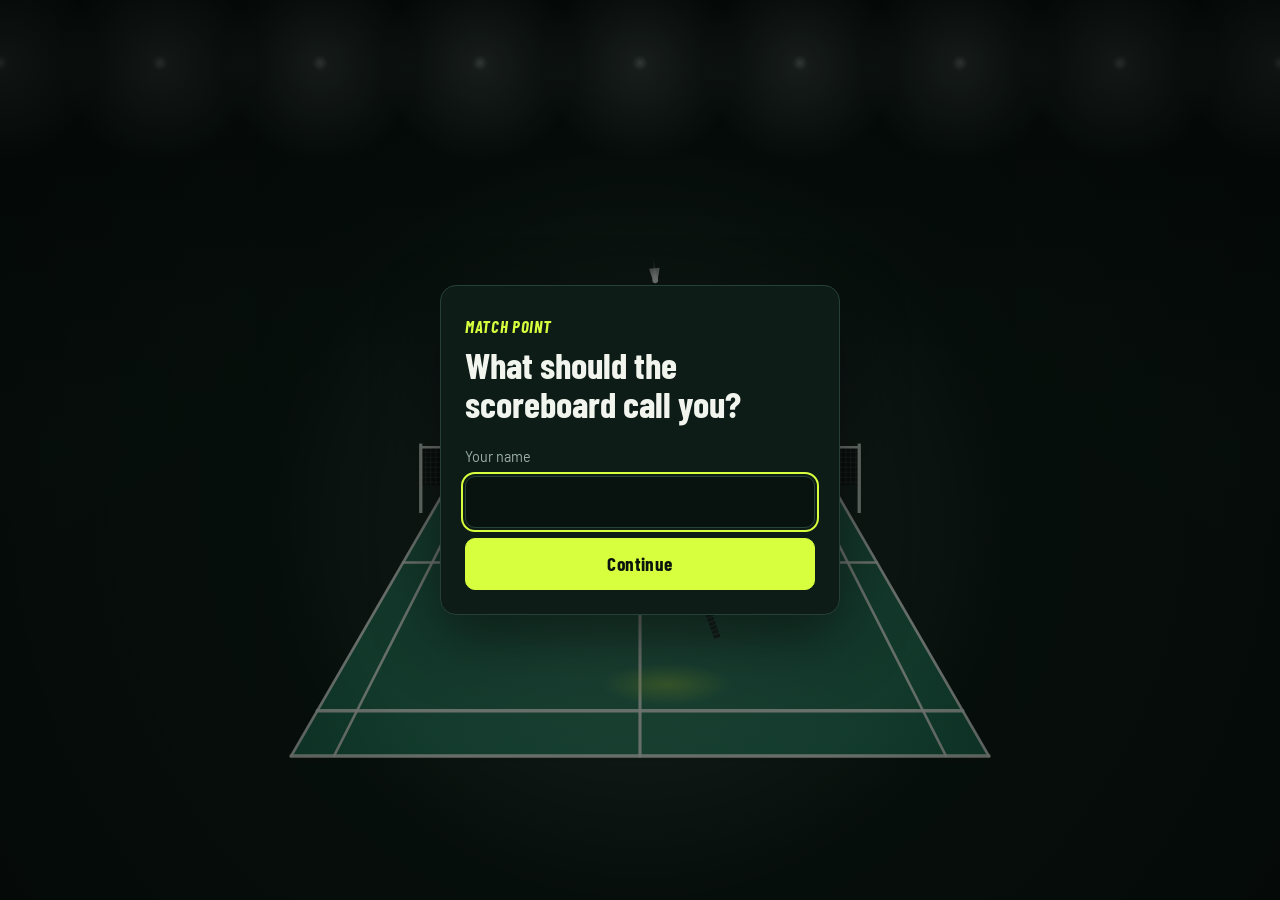
<file: index.html>
<!doctype html>
<html lang="en">
<head>
  <meta charset="utf-8">
  <meta name="viewport" content="width=device-width, initial-scale=1, viewport-fit=cover">
  <meta name="theme-color" content="#08130f">
  <meta name="description" content="One-thumb badminton against the computer. Tap in time, aim with where you tap.">
  <meta name="apple-mobile-web-app-capable" content="yes">
  <meta name="apple-mobile-web-app-status-bar-style" content="black-translucent">
  <meta name="apple-mobile-web-app-title" content="Match Point">
  <title>Match Point</title>
  <link rel="manifest" href="manifest.webmanifest">
  <link rel="icon" href="icons/icon-192.png" type="image/png">
  <link rel="apple-touch-icon" href="icons/apple-touch-icon.png">
  <link rel="preconnect" href="https://fonts.googleapis.com">
  <link rel="preconnect" href="https://fonts.gstatic.com" crossorigin>
  <link rel="stylesheet" href="https://fonts.googleapis.com/css2?family=Barlow+Condensed:ital,wght@0,600;0,700;1,700&family=Barlow:wght@400;500;600&display=swap">
  <link rel="stylesheet" href="app.css">
</head>
<body data-screen="home">
  <canvas id="court" aria-hidden="true"></canvas>

  <!-- In-match overlay -->
  <header class="hud">
    <div class="board" aria-live="polite">
      <span id="hud-name" class="board-name you"></span>
      <span id="score-you" class="board-score">0</span>
      <span id="score-cpu" class="board-score">0</span>
      <span class="board-name">CPU</span>
    </div>
    <p id="clock" class="clock" hidden></p>
    <button id="pause" class="icon-button" type="button" aria-label="Pause">
      <svg viewBox="0 0 24 24" aria-hidden="true"><rect x="6" y="5" width="4" height="14" rx="1"/><rect x="14" y="5" width="4" height="14" rx="1"/></svg>
    </button>
  </header>
  <p id="callout" class="callout" aria-live="polite"></p>
  <p class="serve-hint">Tap to serve. Tap left or right to aim.</p>

  <!-- First visit -->
  <section class="screen" data-for="welcome" aria-labelledby="welcome-title">
    <div class="sheet">
      <p class="wordmark">Match Point</p>
      <h1 id="welcome-title">What should the scoreboard call you?</h1>
      <form id="welcome-form" class="stack">
        <label class="field">
          <span>Your name</span>
          <input id="welcome-name" name="name" maxlength="14" autocomplete="nickname" required>
        </label>
        <button class="button primary" type="submit">Continue</button>
      </form>
    </div>
  </section>

  <!-- Home -->
  <section class="screen" data-for="home" aria-labelledby="home-title">
    <div class="sheet">
      <p class="wordmark">Match Point</p>
      <h1 id="home-title">Ready, <span id="home-name"></span>?</h1>
      <dl class="facts">
        <div><dt>Match</dt><dd id="home-rules"></dd></div>
        <div><dt>Opponent</dt><dd id="home-level"></dd></div>
        <div id="home-record-row"><dt>Record</dt><dd id="home-record"></dd></div>
      </dl>
      <div class="stack">
        <button id="play" class="button primary" type="button">Play</button>
        <button id="open-settings" class="button" type="button">Settings</button>
      </div>
      <p class="how">Tap as the shuttle reaches the ring. Hit it right on the beat for a smash.</p>
    </div>
  </section>

  <!-- Settings -->
  <section class="screen" data-for="settings" aria-labelledby="settings-title">
    <div class="sheet tall">
      <div class="sheet-head">
        <h2 id="settings-title">Settings</h2>
        <button id="close-settings" class="button small" type="button">Done</button>
      </div>

      <form id="settings-form" class="settings">
        <label class="field">
          <span>Name</span>
          <input id="set-name" maxlength="14" autocomplete="nickname">
        </label>

        <fieldset class="group">
          <legend>Match type</legend>
          <div class="segmented">
            <label><input type="radio" name="mode" value="points"><span>First to</span></label>
            <label><input type="radio" name="mode" value="timer"><span>Timed</span></label>
          </div>
        </fieldset>

        <div class="group" data-mode="points">
          <p class="label" id="target-label">Points to win</p>
          <div class="stepper" role="group" aria-labelledby="target-label">
            <button type="button" data-step="-1" aria-label="Fewer points">−</button>
            <output id="set-target"></output>
            <button type="button" data-step="1" aria-label="More points">+</button>
          </div>
          <div class="presets" aria-label="Common targets">
            <button type="button" data-target="5">5</button>
            <button type="button" data-target="11">11</button>
            <button type="button" data-target="15">15</button>
            <button type="button" data-target="21">21</button>
          </div>
          <label class="switch">
            <span>Win by two</span>
            <input id="set-two" type="checkbox">
          </label>
        </div>

        <fieldset class="group" data-mode="timer">
          <legend>Match length</legend>
          <div class="segmented four">
            <label><input type="radio" name="seconds" value="60"><span>1 min</span></label>
            <label><input type="radio" name="seconds" value="120"><span>2 min</span></label>
            <label><input type="radio" name="seconds" value="180"><span>3 min</span></label>
            <label><input type="radio" name="seconds" value="300"><span>5 min</span></label>
          </div>
          <p class="note">Most points when time runs out wins. A tie goes to a golden point.</p>
        </fieldset>

        <fieldset class="group">
          <legend>Opponent</legend>
          <div class="segmented four">
            <label><input type="radio" name="level" value="easy"><span>Easy</span></label>
            <label><input type="radio" name="level" value="normal"><span>Normal</span></label>
            <label><input type="radio" name="level" value="hard"><span>Hard</span></label>
            <label><input type="radio" name="level" value="expert"><span>Expert</span></label>
          </div>
          <p id="level-note" class="note"></p>
        </fieldset>

        <div class="group">
          <p class="label">App</p>
          <button id="install" class="button" type="button" hidden>Install on this device</button>
          <p id="install-note" class="note"></p>
        </div>

        <div class="group">
          <label class="switch"><span>Sound</span><input id="set-sound" type="checkbox"></label>
          <label class="switch"><span>Vibration</span><input id="set-haptics" type="checkbox"></label>
        </div>
      </form>
    </div>
  </section>

  <!-- Pause -->
  <section class="screen" data-for="paused" aria-labelledby="paused-title">
    <div class="sheet">
      <h2 id="paused-title">Paused</h2>
      <div class="stack">
        <button id="resume" class="button primary" type="button">Resume</button>
        <button id="quit" class="button" type="button">Quit match</button>
      </div>
    </div>
  </section>

  <!-- Result -->
  <section class="screen" data-for="result" aria-labelledby="result-title" aria-live="polite">
    <div class="sheet">
      <h2 id="result-title"></h2>
      <p id="result-score" class="final"></p>
      <p id="result-rules" class="how"></p>
      <div class="stack">
        <button id="again" class="button primary" type="button">Play again</button>
        <button id="home" class="button" type="button">Home</button>
      </div>
    </div>
  </section>

  <script src="engine.js"></script>
  <script src="app.js"></script>
</body>
</html>
</file>
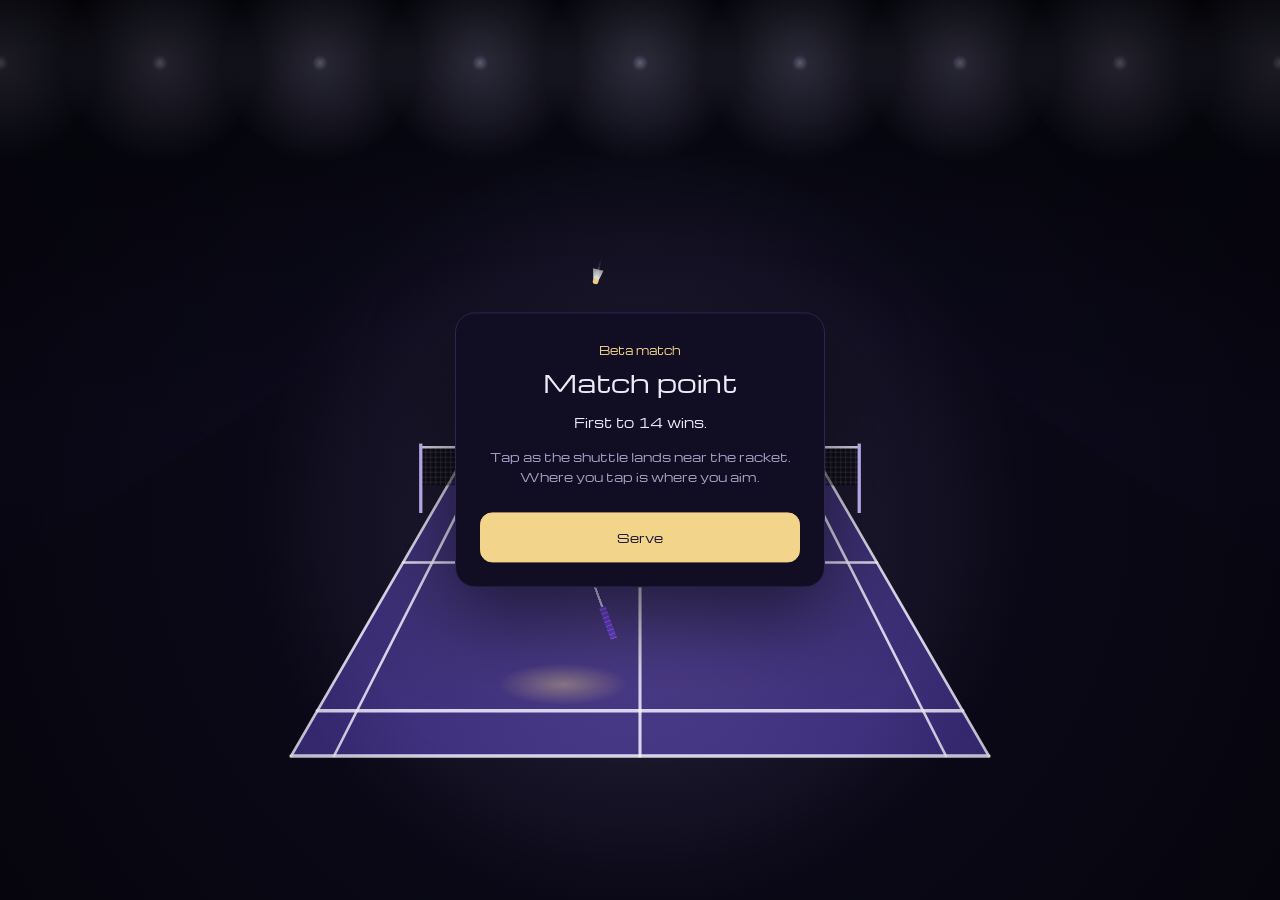
<file: beta.html>
<!doctype html>
<html lang="en">
<head>
  <meta charset="utf-8">
  <meta name="viewport" content="width=device-width, initial-scale=1, viewport-fit=cover">
  <meta name="theme-color" content="#05060d">
  <meta name="robots" content="noindex">
  <title>Match point</title>
  <link rel="icon" href="data:image/svg+xml,%3Csvg xmlns='http://www.w3.org/2000/svg' viewBox='0 0 32 32'%3E%3Crect width='32' height='32' rx='7' fill='%2305060d'/%3E%3Ccircle cx='16' cy='21' r='4' fill='%23f2d48a'/%3E%3Cpath d='M12 18 8 6h16l-4 12' fill='none' stroke='%23eeeaf8' stroke-width='2'/%3E%3C/svg%3E">
  <link rel="preconnect" href="https://fonts.googleapis.com">
  <link rel="preconnect" href="https://fonts.gstatic.com" crossorigin>
  <link rel="stylesheet" href="https://fonts.googleapis.com/css2?family=Michroma&display=swap">
  <link rel="stylesheet" href="beta.css">
</head>
<body data-screen="intro">
  <canvas id="court" aria-hidden="true"></canvas>

  <header class="scoreboard" aria-live="polite">
    <span class="who you">PLAYER</span>
    <span id="score-you" class="points">0</span>
    <span class="dash" aria-hidden="true"></span>
    <span id="score-cpu" class="points">0</span>
    <span class="who">CPU</span>
  </header>

  <p id="callout" class="callout" aria-live="polite"></p>
  <p class="serve-hint">Tap anywhere to serve</p>

  <section class="card" data-for="intro" aria-labelledby="intro-title">
    <p class="eyebrow">Beta match</p>
    <h1 id="intro-title">Match point</h1>
    <p class="lead">First to 14 wins.</p>
    <p class="how">Tap as the shuttle lands near the racket. Where you tap is where you aim.</p>
    <button id="start" class="button primary" type="button">Serve</button>
  </section>

  <section class="card" data-for="result" aria-labelledby="result-title" aria-live="polite">
    <h2 id="result-title"></h2>
    <p id="result-score" class="final"></p>
    <p id="result-note" class="how"></p>
    <div class="actions">
      <a id="prize" class="button primary" href="#">Open your prize</a>
      <button id="rematch" class="button" type="button">Rematch</button>
    </div>
  </section>

  <script src="prize.js"></script>
  <script src="engine.js"></script>
  <script src="beta.js"></script>
</body>
</html>
</file>
<file: app.css>
/* Match Point: a TV-scoreboard look. Dark court green, white lines, volt accent. */
:root {
  --ink: #08130f;
  --sheet: #0e1c17;
  --sheet-raised: #142721;
  --rule: #26403a;
  --text: #f1f5ee;
  --muted: #9db3aa;
  --volt: #d8ff3e;
  --volt-ink: #0b130d;
  --coral: #ff7a59;
  --display: "Barlow Condensed", "Arial Narrow", sans-serif;
  --body: "Barlow", system-ui, sans-serif;
}

* { box-sizing: border-box; margin: 0; }
[hidden] { display: none !important; }

html, body {
  height: 100%;
  overflow: hidden;
  background: var(--ink);
  color: var(--text);
  overscroll-behavior: none;
}

body {
  font-family: var(--body);
  font-size: 16px;
  line-height: 1.5;
  -webkit-tap-highlight-color: transparent;
  touch-action: manipulation;
}

#court {
  position: fixed;
  inset: 0;
  width: 100%;
  height: 100%;
  touch-action: none;
}

button, input { font: inherit; color: inherit; }

/* ---------- Screens ---------- */

.screen {
  position: fixed;
  inset: 0;
  display: grid;
  place-items: center;
  padding: max(16px, env(safe-area-inset-top)) 16px max(16px, env(safe-area-inset-bottom));
  background: rgba(4, 10, 8, 0.55);
  opacity: 0;
  visibility: hidden;
  transition: opacity 0.25s, visibility 0s 0.25s;
}

body[data-screen="welcome"] [data-for="welcome"],
body[data-screen="home"] [data-for="home"],
body[data-screen="settings"] [data-for="settings"],
body[data-screen="paused"] [data-for="paused"],
body[data-screen="result"] [data-for="result"] {
  opacity: 1;
  visibility: visible;
  transition: opacity 0.3s;
}

.sheet {
  width: min(100%, 400px);
  max-height: 100%;
  overflow-y: auto;
  padding: 28px 24px 24px;
  border: 1px solid var(--rule);
  border-radius: 16px;
  background: var(--sheet);
  box-shadow: 0 24px 60px rgba(0, 0, 0, 0.5);
  transform: translateY(8px);
  transition: transform 0.3s cubic-bezier(0.2, 0.8, 0.2, 1);
}

body[data-screen="welcome"] [data-for="welcome"] .sheet,
body[data-screen="home"] [data-for="home"] .sheet,
body[data-screen="settings"] [data-for="settings"] .sheet,
body[data-screen="paused"] [data-for="paused"] .sheet,
body[data-screen="result"] [data-for="result"] .sheet { transform: none; }

.sheet.tall { max-height: min(100%, 720px); }

.wordmark {
  font-family: var(--display);
  font-style: italic;
  font-weight: 700;
  font-size: 1.05rem;
  letter-spacing: 0.04em;
  text-transform: uppercase;
  color: var(--volt);
}

h1, h2 {
  margin-top: 6px;
  font-family: var(--display);
  font-weight: 700;
  font-size: 2.3rem;
  line-height: 1.05;
}

h2 { font-size: 2rem; margin-top: 0; }

.stack {
  display: grid;
  gap: 10px;
  margin-top: 24px;
}

.how, .note {
  margin-top: 18px;
  font-size: 0.9rem;
  color: var(--muted);
}

.note { margin-top: 10px; font-size: 0.85rem; }

/* Home facts */
.facts {
  display: grid;
  margin-top: 20px;
  border-top: 1px solid var(--rule);
}

.facts div {
  display: flex;
  justify-content: space-between;
  gap: 16px;
  padding: 11px 0;
  border-bottom: 1px solid var(--rule);
}

.facts dt { color: var(--muted); }
.facts dd { font-weight: 600; text-align: right; }

/* ---------- Controls ---------- */

.button {
  display: inline-flex;
  align-items: center;
  justify-content: center;
  min-height: 52px;
  padding: 0 20px;
  border: 1px solid var(--rule);
  border-radius: 10px;
  background: var(--sheet-raised);
  font-family: var(--display);
  font-weight: 700;
  font-size: 1.2rem;
  letter-spacing: 0.02em;
  cursor: pointer;
  transition: transform 0.12s, background 0.2s;
}

.button:active { transform: scale(0.98); }

.button.primary {
  border-color: var(--volt);
  background: var(--volt);
  color: var(--volt-ink);
}

.button.small {
  min-height: 44px;
  padding: 0 16px;
  font-size: 1rem;
}

.button:focus-visible,
.icon-button:focus-visible,
.stepper button:focus-visible,
.presets button:focus-visible,
.segmented input:focus-visible + span,
.switch input:focus-visible,
.field input:focus-visible {
  outline: 2px solid var(--volt);
  outline-offset: 2px;
}

.field { display: grid; gap: 8px; }
.field span, .label, legend { font-size: 0.9rem; color: var(--muted); }

.field input {
  min-height: 52px;
  padding: 0 14px;
  border: 1px solid var(--rule);
  border-radius: 10px;
  background: var(--ink);
  font-size: 1.1rem;
}

/* ---------- Settings ---------- */

.sheet-head {
  display: flex;
  align-items: center;
  justify-content: space-between;
  gap: 16px;
  margin-bottom: 18px;
}

.settings { display: grid; gap: 22px; }

.group {
  display: grid;
  gap: 10px;
  padding: 0;
  border: 0;
}

legend { margin-bottom: 10px; padding: 0; }

body[data-mode="points"] [data-mode="timer"],
body[data-mode="timer"] [data-mode="points"] { display: none; }

.segmented {
  display: grid;
  grid-auto-flow: column;
  grid-auto-columns: 1fr;
  padding: 4px;
  border: 1px solid var(--rule);
  border-radius: 12px;
  background: var(--ink);
}

.segmented label { position: relative; }

.segmented input {
  position: absolute;
  opacity: 0;
}

.segmented span {
  display: grid;
  place-items: center;
  min-height: 44px;
  border-radius: 8px;
  font-weight: 600;
  color: var(--muted);
  cursor: pointer;
  transition: background 0.2s, color 0.2s;
}

.segmented input:checked + span {
  background: var(--sheet-raised);
  color: var(--text);
  box-shadow: inset 0 -2px 0 var(--volt);
}

.stepper {
  display: grid;
  grid-template-columns: 52px 1fr 52px;
  align-items: center;
  border: 1px solid var(--rule);
  border-radius: 12px;
  background: var(--ink);
}

.stepper button {
  min-height: 52px;
  border: 0;
  background: none;
  font-size: 1.5rem;
  cursor: pointer;
}

.stepper output {
  text-align: center;
  font-family: var(--display);
  font-weight: 700;
  font-size: 2rem;
  font-variant-numeric: tabular-nums;
}

.presets {
  display: grid;
  grid-template-columns: repeat(4, 1fr);
  gap: 8px;
}

.presets button {
  min-height: 44px;
  border: 1px solid var(--rule);
  border-radius: 10px;
  background: none;
  font-weight: 600;
  cursor: pointer;
}

.presets button[aria-pressed="true"] {
  border-color: var(--volt);
  color: var(--volt);
}

.switch {
  display: flex;
  align-items: center;
  justify-content: space-between;
  min-height: 48px;
  cursor: pointer;
}

.switch input {
  appearance: none;
  position: relative;
  width: 50px;
  height: 30px;
  border-radius: 15px;
  background: var(--rule);
  cursor: pointer;
  transition: background 0.2s;
}

.switch input::after {
  content: "";
  position: absolute;
  top: 3px;
  left: 3px;
  width: 24px;
  height: 24px;
  border-radius: 50%;
  background: var(--text);
  transition: transform 0.2s;
}

.switch input:checked { background: var(--volt); }
.switch input:checked::after { transform: translateX(20px); background: var(--volt-ink); }

/* ---------- In-match HUD ---------- */

.hud {
  position: fixed;
  top: max(12px, env(safe-area-inset-top));
  left: 12px;
  right: 12px;
  display: grid;
  grid-template-columns: 44px 1fr 44px;
  align-items: start;
  pointer-events: none;
  opacity: 0;
  transition: opacity 0.3s;
}

body[data-screen="match"] .hud,
body[data-screen="paused"] .hud,
body[data-screen="result"] .hud { opacity: 1; }

.board {
  grid-column: 2;
  justify-self: center;
  display: grid;
  grid-template-columns: auto auto auto auto;
  align-items: stretch;
  overflow: hidden;
  border-radius: 8px;
  font-family: var(--display);
  font-weight: 700;
  box-shadow: 0 8px 24px rgba(0, 0, 0, 0.4);
}

.board-name {
  display: grid;
  place-items: center;
  padding: 6px 12px;
  background: var(--sheet);
  font-size: 1.05rem;
  letter-spacing: 0.04em;
  text-transform: uppercase;
  color: var(--muted);
}

.board-name.you { color: var(--volt); }

.board-score {
  display: grid;
  place-items: center;
  min-width: 46px;
  padding: 4px 10px;
  background: var(--text);
  color: var(--ink);
  font-size: 1.6rem;
  font-variant-numeric: tabular-nums;
}

.board-score + .board-score { border-left: 1px solid #c9d3cc; }
.board-score.bump { animation: bump 0.4s ease-out; }

.clock {
  grid-column: 2;
  justify-self: center;
  margin-top: 6px;
  padding: 2px 10px;
  border-radius: 6px;
  background: var(--sheet);
  font-family: var(--display);
  font-weight: 700;
  font-size: 1.1rem;
  font-variant-numeric: tabular-nums;
}

.clock.low { color: var(--coral); }

.icon-button {
  grid-column: 3;
  grid-row: 1;
  display: grid;
  place-items: center;
  width: 44px;
  height: 44px;
  border: 1px solid var(--rule);
  border-radius: 10px;
  background: var(--sheet);
  pointer-events: auto;
  cursor: pointer;
}

.icon-button svg { width: 20px; height: 20px; fill: var(--text); }
body:not([data-screen="match"]) .icon-button { visibility: hidden; }

.callout {
  position: fixed;
  top: 40%;
  left: 0;
  right: 0;
  text-align: center;
  font-family: var(--display);
  font-style: italic;
  font-weight: 700;
  font-size: clamp(1.8rem, 9vw, 2.6rem);
  opacity: 0;
  pointer-events: none;
}

.callout.show { animation: callout 0.8s ease-out; }
.callout.accent { color: var(--volt); }

.serve-hint {
  position: fixed;
  bottom: max(24px, env(safe-area-inset-bottom));
  left: 16px;
  right: 16px;
  text-align: center;
  font-size: 0.9rem;
  color: var(--muted);
  opacity: 0;
  pointer-events: none;
  transition: opacity 0.3s;
}

body[data-screen="match"][data-phase="serve"] .serve-hint { opacity: 1; }

/* Result */
.final {
  margin-top: 6px;
  font-family: var(--display);
  font-weight: 700;
  font-size: 4rem;
  line-height: 1;
  font-variant-numeric: tabular-nums;
  color: var(--volt);
}

@keyframes bump {
  40% { transform: scale(1.25); }
}

@keyframes callout {
  0% { opacity: 0; transform: translateY(8px); }
  20% { opacity: 1; transform: none; }
  70% { opacity: 1; }
  100% { opacity: 0; transform: translateY(-10px); }
}

@media (prefers-reduced-motion: reduce) {
  *, *::before, *::after { animation-duration: 0.01s !important; transition-duration: 0.01s !important; }
}
</file>
<file: beta.css>
/* Beta build: violet court, gold accents. */
:root {
  --night: #05060d;
  --card: #110d22;
  --edge: #2e2550;
  --text: #eeeaf8;
  --muted: #a8a0c6;
  --violet: #7c4fe6;
  --gold: #f2d48a;
}

* { box-sizing: border-box; margin: 0; }

html, body {
  height: 100%;
  overflow: hidden;
  background: var(--night);
  color: var(--text);
  overscroll-behavior: none;
}

body {
  font-family: "Michroma", "Eurostile", sans-serif;
  -webkit-user-select: none;
  user-select: none;
  -webkit-tap-highlight-color: transparent;
  touch-action: manipulation;
}

#court {
  position: fixed;
  inset: 0;
  width: 100%;
  height: 100%;
  touch-action: none;
}

/* Scoreboard */
.scoreboard {
  position: fixed;
  top: max(14px, env(safe-area-inset-top));
  left: 50%;
  display: flex;
  align-items: center;
  gap: 12px;
  padding: 10px 16px;
  border: 1px solid var(--edge);
  border-radius: 12px;
  background: var(--card);
  transform: translate(-50%, -10px);
  opacity: 0;
  pointer-events: none;
  transition: opacity 0.4s, transform 0.4s;
}

body:not([data-screen="intro"]) .scoreboard {
  opacity: 1;
  transform: translate(-50%, 0);
}

.who { font-size: 0.66rem; color: var(--muted); }
.who.you { color: var(--gold); }

.points {
  min-width: 2ch;
  font-size: 1.45rem;
  line-height: 1;
  text-align: center;
  font-variant-numeric: tabular-nums;
}

.points.bump { animation: bump 0.45s cubic-bezier(0.2, 0.9, 0.3, 1.4); }
.dash { width: 10px; height: 2px; background: var(--edge); }

.callout {
  position: fixed;
  top: 42%;
  left: 0;
  right: 0;
  text-align: center;
  font-size: clamp(1.1rem, 5.4vw, 1.5rem);
  opacity: 0;
  pointer-events: none;
}

.callout.show { animation: callout 0.9s ease-out; }
.callout.accent { color: var(--gold); }

.serve-hint {
  position: fixed;
  bottom: max(26px, env(safe-area-inset-bottom));
  left: 16px;
  right: 16px;
  text-align: center;
  font-size: 0.72rem;
  color: var(--muted);
  opacity: 0;
  pointer-events: none;
  transition: opacity 0.3s;
}

body[data-screen="match"][data-phase="serve"] .serve-hint { opacity: 1; }

/* Cards */
.card {
  position: fixed;
  left: 50%;
  top: 50%;
  width: min(100vw - 32px, 370px);
  padding: 30px 24px 24px;
  border: 1px solid var(--edge);
  border-radius: 20px;
  background: var(--card);
  box-shadow: 0 30px 80px rgba(0, 0, 0, 0.55);
  text-align: center;
  transform: translate(-50%, -46%);
  opacity: 0;
  visibility: hidden;
  transition: opacity 0.35s, transform 0.35s, visibility 0s 0.35s;
}

body[data-screen="intro"] [data-for="intro"],
body[data-screen="result"] [data-for="result"] {
  transform: translate(-50%, -50%);
  opacity: 1;
  visibility: visible;
  transition: opacity 0.45s, transform 0.45s cubic-bezier(0.2, 0.8, 0.2, 1);
}

.eyebrow {
  font-size: 0.66rem;
  color: var(--gold);
}

h1, h2 {
  margin-top: 10px;
  font-size: 1.55rem;
  font-weight: 400;
  line-height: 1.2;
}

.lead {
  margin-top: 14px;
  font-size: 0.82rem;
  line-height: 1.6;
}

.how {
  margin: 14px 0 24px;
  font-size: 0.72rem;
  line-height: 1.8;
  color: var(--muted);
}

.final {
  margin-top: 12px;
  font-size: 2.4rem;
  font-variant-numeric: tabular-nums;
  color: var(--gold);
}

.actions { display: grid; gap: 12px; }

.button {
  display: inline-flex;
  align-items: center;
  justify-content: center;
  min-height: 50px;
  width: 100%;
  padding: 0 20px;
  border: 1px solid var(--edge);
  border-radius: 12px;
  background: none;
  color: var(--text);
  font: inherit;
  font-size: 0.78rem;
  text-decoration: none;
  cursor: pointer;
  transition: transform 0.15s, background 0.2s;
}

.button:active { transform: scale(0.97); }

.button.primary {
  border-color: var(--gold);
  background: var(--gold);
  color: #1a1230;
}

.button:focus-visible {
  outline: 2px solid var(--gold);
  outline-offset: 3px;
}

@keyframes bump {
  40% { transform: scale(1.4); color: var(--gold); }
}

@keyframes callout {
  0% { opacity: 0; transform: translateY(10px); }
  20% { opacity: 1; transform: none; }
  70% { opacity: 1; }
  100% { opacity: 0; transform: translateY(-14px); }
}

@media (prefers-reduced-motion: reduce) {
  *, *::before, *::after { animation-duration: 0.01s !important; transition-duration: 0.01s !important; }
}
</file>
